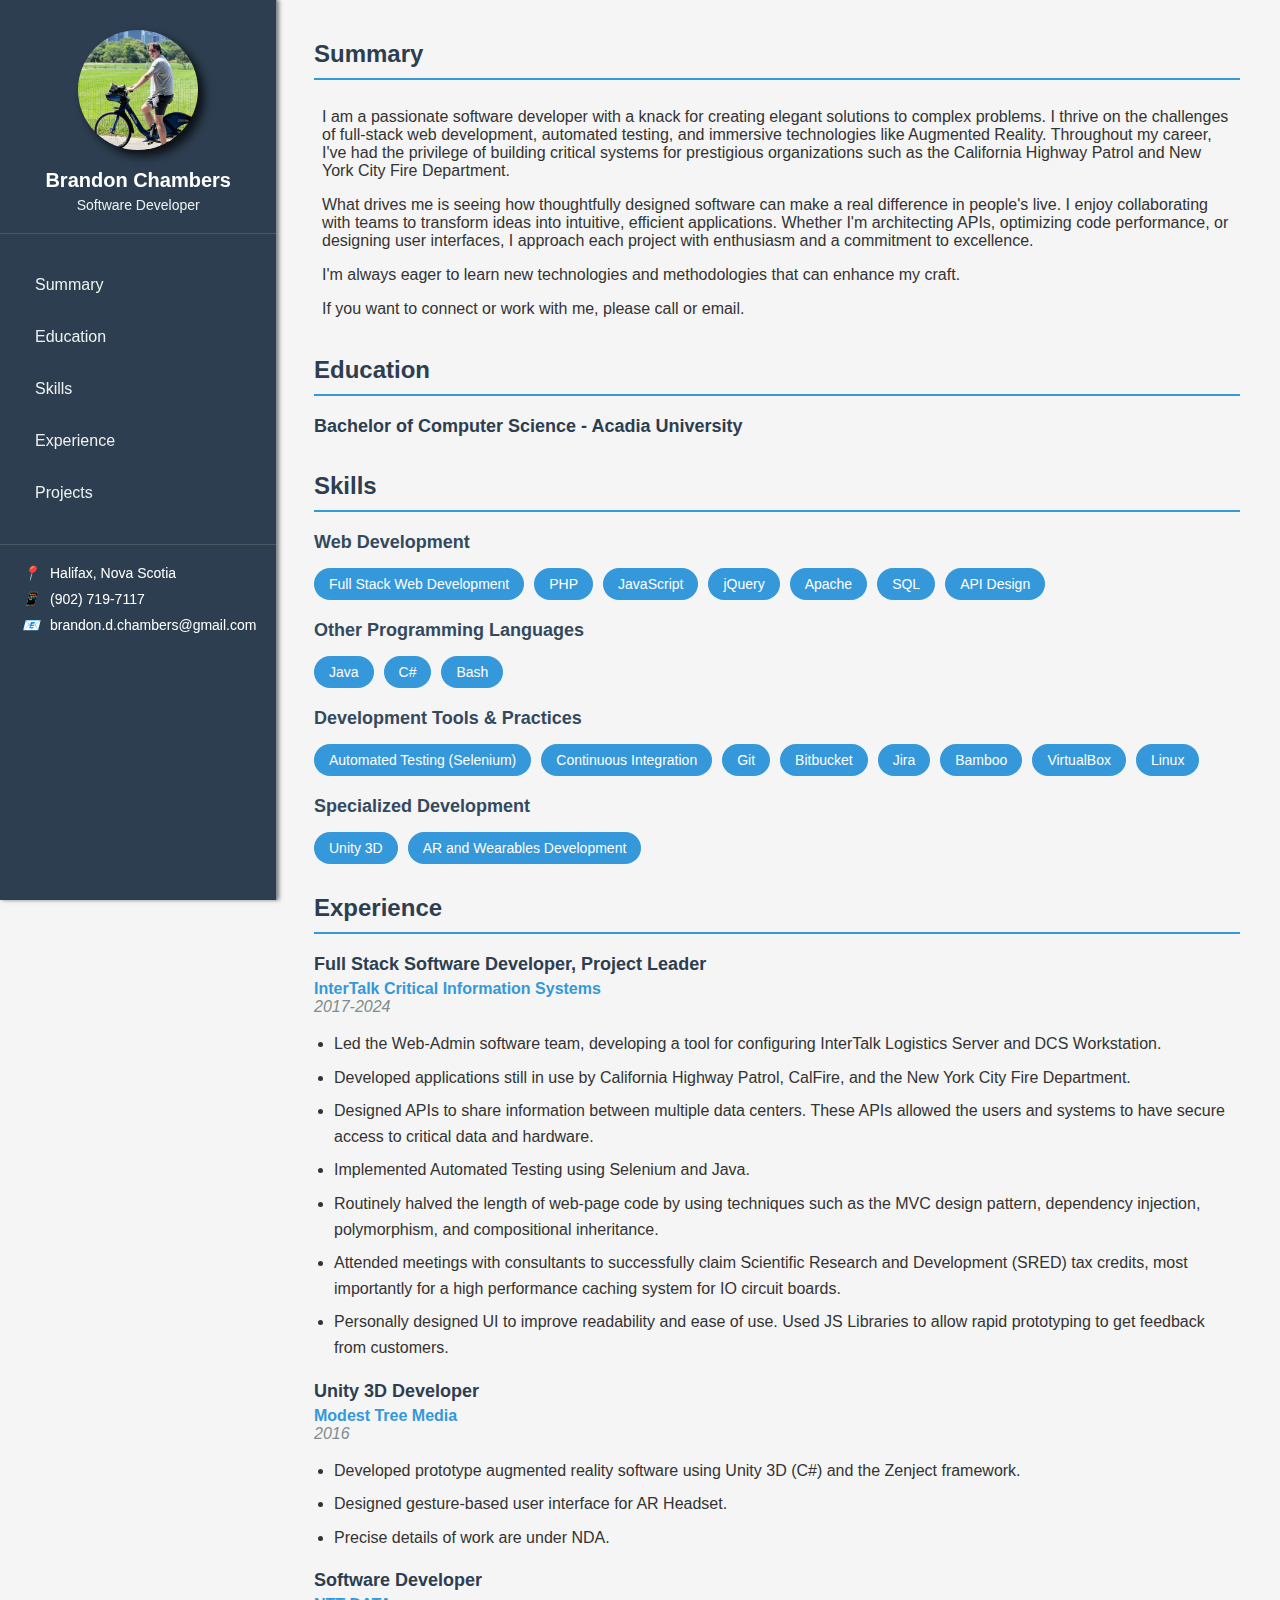
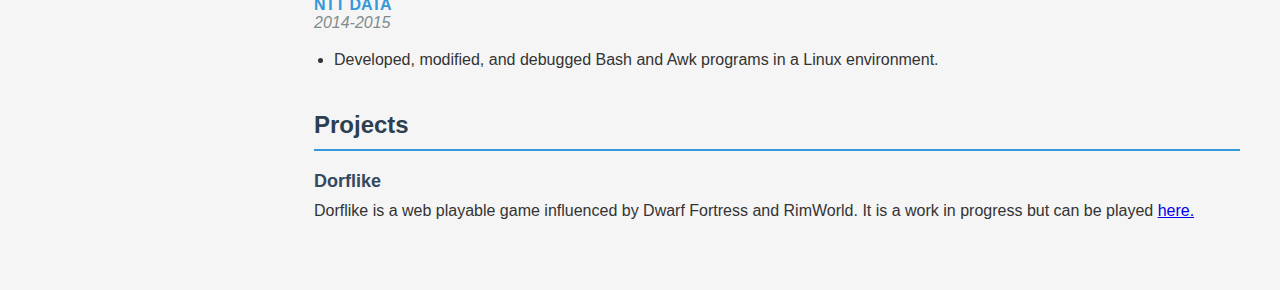
<file: index.html>
<!DOCTYPE html>
<html lang="en">
<head>
    <meta charset="UTF-8">
    <meta name="viewport" content="width=device-width, initial-scale=1.0">
    <title>Brandon Chambers - Software Developer</title>
    <link rel="stylesheet" href="index_style.css">
</head>
<body>
    <!-- Sidebar -->
    <div class="sidebar">
        <div class="sidebar-header">
            <img src="me.jfif" alt="Brandon Chambers">
            <h1>Brandon Chambers</h1>
            <p>Software Developer</p>
        </div>
        
        <div class="nav-links">
            <a href="#about">Summary</a>
            <a href="#education">Education</a>
            <a href="#skills">Skills</a>
            <a href="#experience">Experience</a>
            <a href="#projects">Projects</a>
        </div>
        
        <div class="contact-info">
            <p><i>📍</i> Halifax, Nova Scotia</p>
            <p><i>📱</i> (902) 719-7117</p>
            <p><i>📧</i> brandon.d.chambers@gmail.com</p>
        </div>
    </div>
    
    <!-- Main Content -->
    <div class="content">
        <section id="about">
            <h2>Summary</h2>
                <p>I am a passionate software developer with a knack for creating elegant solutions to complex problems. I thrive on the challenges of full-stack web development, automated testing, and immersive technologies like Augmented Reality. Throughout my career, I've had the privilege of building critical systems for prestigious organizations such as the California Highway Patrol and New York City Fire Department.</p>
                <p>What drives me is seeing how thoughtfully designed software can make a real difference in people's live. I enjoy collaborating with teams to transform ideas into intuitive, efficient applications. Whether I'm architecting APIs, optimizing code performance, or designing user interfaces, I approach each project with enthusiasm and a commitment to excellence.</p>
                <p>I'm always eager to learn new technologies and methodologies that can enhance my craft.</p>
                <p>If you want to connect or work with me, please call or email.</p>
        </section>
        
        <section id="education">
            <h2>Education</h2>
            <span class="education-item">
                <h3>Bachelor of Computer Science - Acadia University</h3>
            </span>
        </section>
        
        <section id="skills">
            <h2>Skills</h2>
            
            <h3>Web Development</h3>
            <div class="skills-container">
                <div class="skill">Full Stack Web Development</div>
                <div class="skill">PHP</div>
                <div class="skill">JavaScript</div>
                <div class="skill">jQuery</div>
                <div class="skill">Apache</div>
                <div class="skill">SQL</div>
                <div class="skill">API Design</div>
            </div>
            
            <h3>Other Programming Languages</h3>
            <div class="skills-container">
                <div class="skill">Java</div>
                <div class="skill">C#</div>
                <div class="skill">Bash</div>
            </div>
            
            <h3>Development Tools & Practices</h3>
            <div class="skills-container">
                <div class="skill">Automated Testing (Selenium)</div>
                <div class="skill">Continuous Integration</div>
                <div class="skill">Git</div>
                <div class="skill">Bitbucket</div>
                <div class="skill">Jira</div>
                <div class="skill">Bamboo</div>
                <div class="skill">VirtualBox</div>
                <div class="skill">Linux</div>
            </div>
            
            <h3>Specialized Development</h3>
            <div class="skills-container">
                <div class="skill">Unity 3D</div>
                <div class="skill">AR and Wearables Development</div>
            </div>
        </section>
        
        <section id="experience">
            <h2>Experience</h2>
            
            <div class="experience-item">
                <h3>Full Stack Software Developer, Project Leader</h3>
                <div class="company">InterTalk Critical Information Systems</div>
                <div class="period">2017-2024</div>
                <ul>
                    <li>Led the Web-Admin software team, developing a tool for configuring InterTalk Logistics Server and DCS Workstation.</li>
                    <li>Developed applications still in use by California Highway Patrol, CalFire, and the New York City Fire Department.</li>
                    <li>Designed APIs to share information between multiple data centers. These APIs allowed the users and systems to have secure access to critical data and hardware.</li>
                    <li>Implemented Automated Testing using Selenium and Java.</li>
                    <li>Routinely halved the length of web-page code by using techniques such as the MVC design pattern, dependency injection, polymorphism, and compositional inheritance.</li>
                    <li>Attended meetings with consultants to successfully claim Scientific Research and Development (SRED) tax credits, most importantly for a high performance caching system for IO circuit boards.</li>
                    <li>Personally designed UI to improve readability and ease of use. Used JS Libraries to allow rapid prototyping to get feedback from customers.</li>
                </ul>
            </div>
            
            <div class="experience-item">
                <h3>Unity 3D Developer</h3>
                <div class="company">Modest Tree Media</div>
                <div class="period">2016</div>
                <ul>
                    <li>Developed prototype augmented reality software using Unity 3D (C#) and the Zenject framework.</li>
                    <li>Designed gesture-based user interface for AR Headset.</li>
                    <li>Precise details of work are under NDA.</li>
                </ul>
            </div>
            
            <div class="experience-item">
                <h3>Software Developer</h3>
                <div class="company">NTT DATA</div>
                <div class="period">2014-2015</div>
                <ul>
                    <li>Developed, modified, and debugged Bash and Awk programs in a Linux environment.</li>
                </ul>
            </div>
        </section>
        <section id="projects">
            <h2>Projects</h2>
                <h3>Dorflike</h3>
                <p> Dorflike is a web playable game influenced by Dwarf Fortress and RimWorld. It is a work in progress but can be played <a href='projects/dorflike.html'>here</b>. </p>

        </section>
    </div>
</body>
</html>
</file>
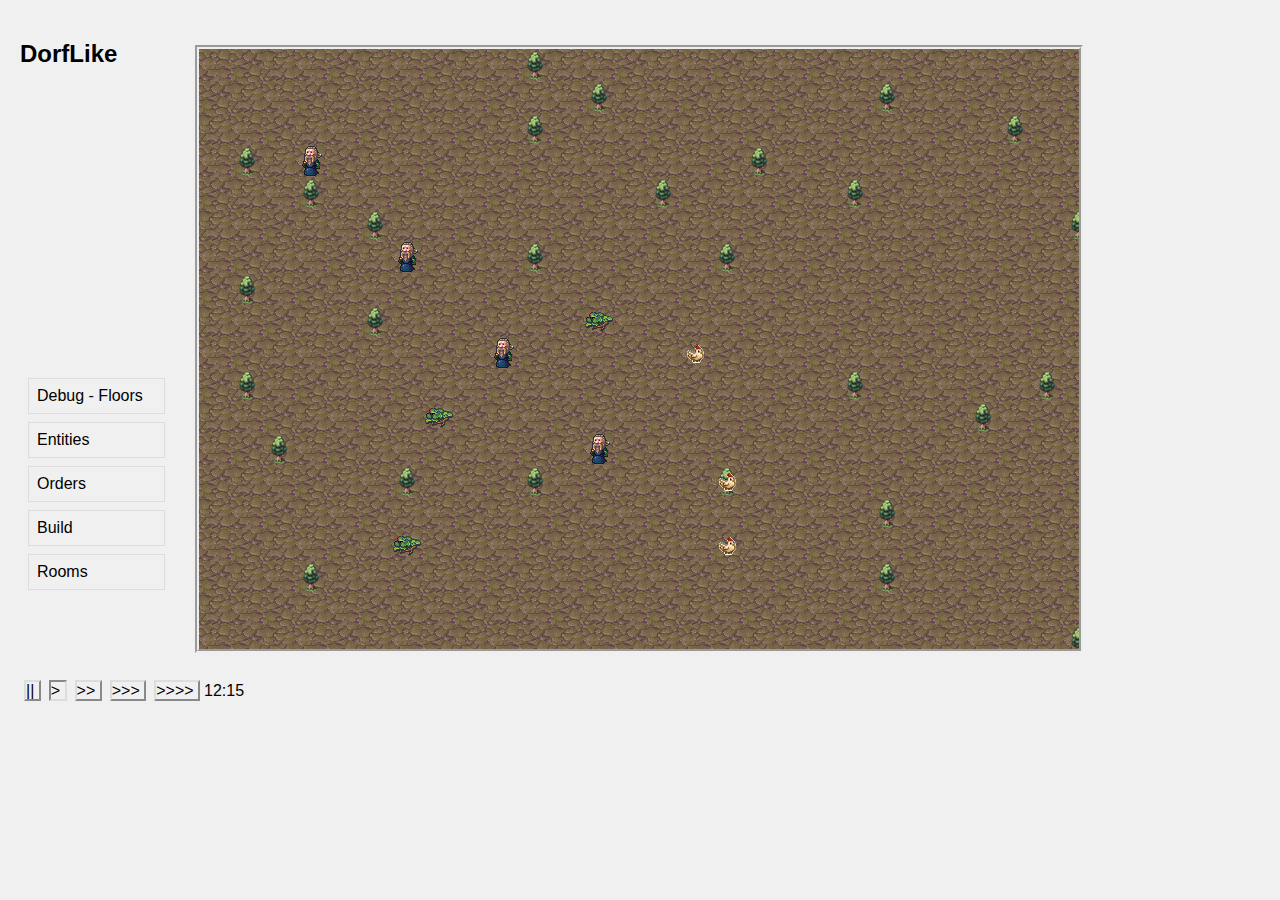
<file: projects/dorflike.html>
<!DOCTYPE html>
<html>
    <head>
         <link rel="stylesheet" href="style.css">
    </head>
    <body>
        <h2 id="title_header">DorfLike</h2>
        
        <div class="game-area">
            <span id="tool_menu">
            
                <div class="tab-container">
                    <div class="tool_tab"        data-category="floors">    Debug - Floors   </div>
                    <div class="tool_tab"        data-category="entities">  Entities         </div>
                    <div class="tool_tab"        data-category="orders">    Orders           </div>
                    <div class="tool_tab"        data-category="build">     Build            </div>
                    <div class="tool_tab"        data-category="zones">     Rooms            </div>
                </div>
            
                <div id="floors" class="button-list">
                    <div class="button-item" data-name="dirt">  Dirt </div>
                    <div class="button-item" data-name="water"> Water </div>
                    <div class="button-item" data-name="mud">   Mud  </div>
                    <div class="button-item" data-name="stone"> Stone </div>
                </div>
            
                <div id="entities" class="button-list">
                    <div class="button-item" data-name="bed">         Bed         </div>
                    <div class="button-item" data-name="blockcutter"> Blockcutter </div>
                    <div class="button-item" data-name="door">        Door        </div>
                </div>
                            
                <div id="orders" class="button-list">
                    <div class="button-item" data-name="chop">         Chop         </div>
                    <div class="button-item" data-name="mine">         Mine         </div>
                    <div class="button-item" data-name="harvest">      Harvest      </div>
                    <div class="button-item" data-name="haul">         Dump         </div>
                    <div class="button-item" data-name="deconstruct">  Deconstruct  </div>
                    <div class="button-item" data-name="cancel">       Cancel       </div>
                </div>
                
                <div id="build" class="button-list">
                    <div class="button-item" data-name="T_wooden_wall">  Wooden Wall </div>
                </div>
                
                <div id="zones" class="button-list">
                    <div class="button-item" data-name="stockpile">   Stockpile         </div>
                    <div class="button-item" data-name="p_stockpile"> Dump              </div>
                    <div class="button-item" data-name="pasture">     Pasture           </div>
                    <div class="button-item" data-name="grow">        Grow              </div>
                    <div class="button-item" data-name="delete_zone"> Remove            </div>
                </div>
                
            </span>
            
            <span id="canvas_wrapper">
                <canvas id="gameCanvas"></canvas>
                <span  id="menu_offset"> </span>
            </span>
            
        </div>
        
        <span id='timer_buttons'>
            <span class="time_button"        time_factor = 0>  ||   </span>
            <span class="time_button active" time_factor = 1>  >    </span>
            <span class="time_button"        time_factor = 3>  >>   </span>
            <span class="time_button"        time_factor = 6>  >>>  </span>
            <span class="time_button"        time_factor = 20> >>>> </span>
        </span>

        <span id='calendar'> </span>

        <script src="https://ajax.googleapis.com/ajax/libs/jquery/3.7.1/jquery.min.js"></script>
        <script src='dorflike_min.js'>    </script>
        
    </body>
</html>
</file>
<file: index_style.css>
* {
            margin: 0;
            padding: 0;
            box-sizing: border-box;
            font-family: 'Segoe UI', Tahoma, Geneva, Verdana, sans-serif;
        }
        
        body {
            display: flex;
            min-height: 100vh;
            background-color: #f5f5f5;
            color: #333;
        }
        
.sidebar {
    background-color: #2c3e50;
    color: white;
    padding: 30px 0;
    position: fixed;
    height: 100vh;
    overflow-y: auto;
    border-right: 1px solid rgba(255, 255, 255, 0.4); /* Light highlight */
    box-shadow: 2px 0 4px rgba(0, 0, 0, 0.5); /* Shadow for depth */
}
        
        .sidebar-header {
            padding: 0 20px 20px;
            border-bottom: 1px solid #455a64;
            text-align: center;
        }
        
.sidebar-header img {
    width: 120px;
    height: 120px;
    border-radius: 60px;
    margin-bottom: 15px;
    object-fit: cover;
    background-color: #ddd;
    box-shadow: 6px 6px 10px rgba(0, 0, 0, 0.75);
}

        
        .sidebar-header h1 {
            font-size: 20px;
            margin-bottom: 5px;
        }
        
        .sidebar-header p {
            font-size: 14px;
            color: #ecf0f1;
        }
        
        .nav-links {
            margin-top: 30px;
            padding: 0 20px;
        }
        
        .nav-links a {
            display: block;
            color: #ecf0f1;
            text-decoration: none;
            padding: 12px 15px;
            margin-bottom: 10px;
            border-radius: 5px;
            transition: all 0.3s ease;
        }
        
        .nav-links a:hover {
            background-color: #34495e;
            transform: translateX(5px);
        }
        
        .contact-info {
            padding: 20px;
            margin-top: 30px;
            border-top: 1px solid #455a64;
        }
        
        .contact-info p {
            margin-bottom: 10px;
            font-size: 14px;
            display: flex;
            align-items: center;
        }
        
        .contact-info p i {
            margin-right: 10px;
            width: 20px;
            text-align: center;
        }
        
        .content {
            flex: 1;
            margin-left: 274px;
            padding: 40px;
        }
        
        section {
            margin-bottom: 25px;
            padding-bottom: 5px;
        }
        
        section:last-child {
            border-bottom: none;
        }
        
        h2 {
            font-size: 24px;
            margin-bottom: 20px;
            color: #2c3e50;
            padding-bottom: 10px;
            border-bottom: 2px solid #3498db;
        }
        
        section h3 {
            font-size: 18px;
            margin: 20px 0 10px 0;
            color: #34495e;
        }

        
        .skills-container {
            display: flex;
            flex-wrap: wrap;
            gap: 10px;
            margin-top: 15px;
        }
        
        .skill {
            background-color: #3498db;
            color: white;
            padding: 8px 15px;
            border-radius: 20px;
            font-size: 14px;
        }
        
        .experience-item h3 {
            font-size: 18px;
            margin-bottom: 5px;
            color: #2c3e50;
        }
        
        .experience-item .company {
            font-weight: bold;
            color: #3498db;
        }
        
        .experience-item .period {
            font-style: italic;
            color: #7f8c8d;
            margin-bottom: 15px;
        }
        
        .experience-item ul {
            margin-left: 20px;
        }
        
        .experience-item li {
            margin-bottom: 8px;
            line-height: 1.6;
        }
        
        .education-item {
            margin-bottom: 20px;
        }
        
        .education-item h3 {
            font-size: 18px;
            margin-bottom: 5px;
            color: #2c3e50;
        }
        
        @media (max-width: 768px) {
            body {
                flex-direction: column;
            }
            
            .sidebar {
                width: 100%;
                height: auto;
                position: relative;
            }
            
            .content {
                margin-left: 0;
            }
        }
        
       #about p { padding: 8px }
</file>
<file: projects/style.css>
body {
    font-family: Arial, sans-serif;
    margin: 20px;
    background-color: #f0f0f0;

    -webkit-user-select: none; /* Safari */
    -ms-user-select: none;     /* IE 10 and IE 11 */
    user-select: none;         /* Standard syntax */
}

#title_header { position: absolute }

.container {
    display: flex;
    flex-direction: column;
    gap: 20px;
    align-items: flex-start;
}

.character-select {
    display: flex;
    gap: 10px;
    background: white;
    padding: 15px;
    border-radius: 8px;
    box-shadow: 0 2px 4px rgba(0,0,0,0.1);
}

.character-button {
    padding: 10px 20px;
    border: none;
    border-radius: 4px;
    cursor: pointer;
    display: flex;
    align-items: center;
    gap: 8px;
    transition: all 0.2s;
}

.character-button.selected {
    background-color: #4CAF50;
    color: white;
}

.character-icon {
    width: 20px;
    height: 20px;
    border-radius: 50%;
}

.game-area {
    display: flex;
}

.tools {
    background: white;
    padding: 5px;
    border-radius: 8px;
    box-shadow: 0 2px 4px rgba(0,0,0,0.1);
}

canvas {

    display: inline-block;
    background: white;

    border-style: groove ;
    border-width: 4px;
}

#canvas_wrapper
{
    display: inline-block;
    margin: 25px;
    width:  fit-content;
    height: fit-content;
}

.build-button
{
    display: block;
    margin: 5px;
    padding: 8px 16px;
    border: none;
    border-radius: 4px;
    cursor: pointer;
    transition: background-color 0.2s;
}

.build-button.selected
{
    background-color: #4CAF50;
    color: white;
}

#character_data
{
    gap: 10px;
    background: white;
    padding: 15px;
    border-radius: 8px;
    box-shadow: 0 2px 4px rgba(0,0,0,0.1);
}

#entity_data
{
    gap: 10px;
    background: white;
    padding: 15px;
    border-radius: 8px;
    box-shadow: 0 2px 4px rgba(0,0,0,0.1);
}


/* Tool Menu */

#tool_menu
{
    margin-top: 350px;
}

.tab-container
{
    width: 150px;
    margin-bottom: 10px;
    clear: both;
}
.tool_tab
{
    padding: 8px;
    margin: 8px;
    cursor: pointer;
    background-color: #f0f0f0;
    border: 1px solid #ddd;
    margin-right: 5px;
}
.tool_tab.active
{
    background-color: #007bff;
    color: white;
}
.button-list
{
    display: none;
}

.button-item
{
    padding: 8px;

    cursor: pointer;
    background-color: #f0f0f0;
    border: 1px solid #ddd;
    margin-right: 5px;
}

.button-item.active
{
    background-color: #28a745;
    color: white;
}

/* Game Menu */

#menu_offset
{
    display: none;
    z-index: 10;
    width: 400px;
    border: 1px solid #ccc;
    font-family: Arial, sans-serif;
    
    position: absolute;
    top: 50%;
    left: 50%;
    transform: translate(-50%, -50%);
    background-color: rgba(255, 255, 255, 0.7);
    padding: 10px;
    border-radius: 5px;

}

.menu-header
{
    display: flex;
    background-color: #f0f0f0;
    border-bottom: 1px solid #ccc;
}

.tab
{
    padding: 10px 15px;
    cursor: pointer;
    background-color: #e0e0e0;
    border-right: 1px solid #ccc;
}

.tab.active
{
    background-color: white;
    font-weight: bold;
}

.close-btn
{
    margin-left: auto;
    padding: 10px;
    cursor: pointer;
    background-color: #ff4444;
    color: white;
}

.menu-body
{
    padding: 15px;
    white-space: pre;

}

/* Game Menu for Needs */

.needs-container {
    width: 300px;
    padding: 10px;
    background-color: #f0f0f0;
    border-radius: 5px;
}

.need-bar-container {
    position: relative;
    width: 100%;
    height: 30px;
    margin-bottom: 10px;
    background-color: #e0e0e0;
    border-radius: 5px;
    overflow: hidden;
    color: white;
}

.need-bar-label {
    position: absolute;
    left: 5px;
    top: 50%;
    transform: translateY(-50%);
    z-index: 10;
    font-weight: bold;
    text-shadow: 1px 1px 1px black;
}

.need-bar {
    position: absolute;
    height: 100%;
    transition: width 0.3s, background-color 0.3s;
}


/* Timer Buttons */

.time_button
{
    border: 2px solid #ddd;
    border-style: outset;
    margin: 4px;
}

.time_button.active
{
    border-style: inset;
}

div.animal_icon
{
    display: inline-block;
    height:  32px;
    width:   32px;
}
</file>
